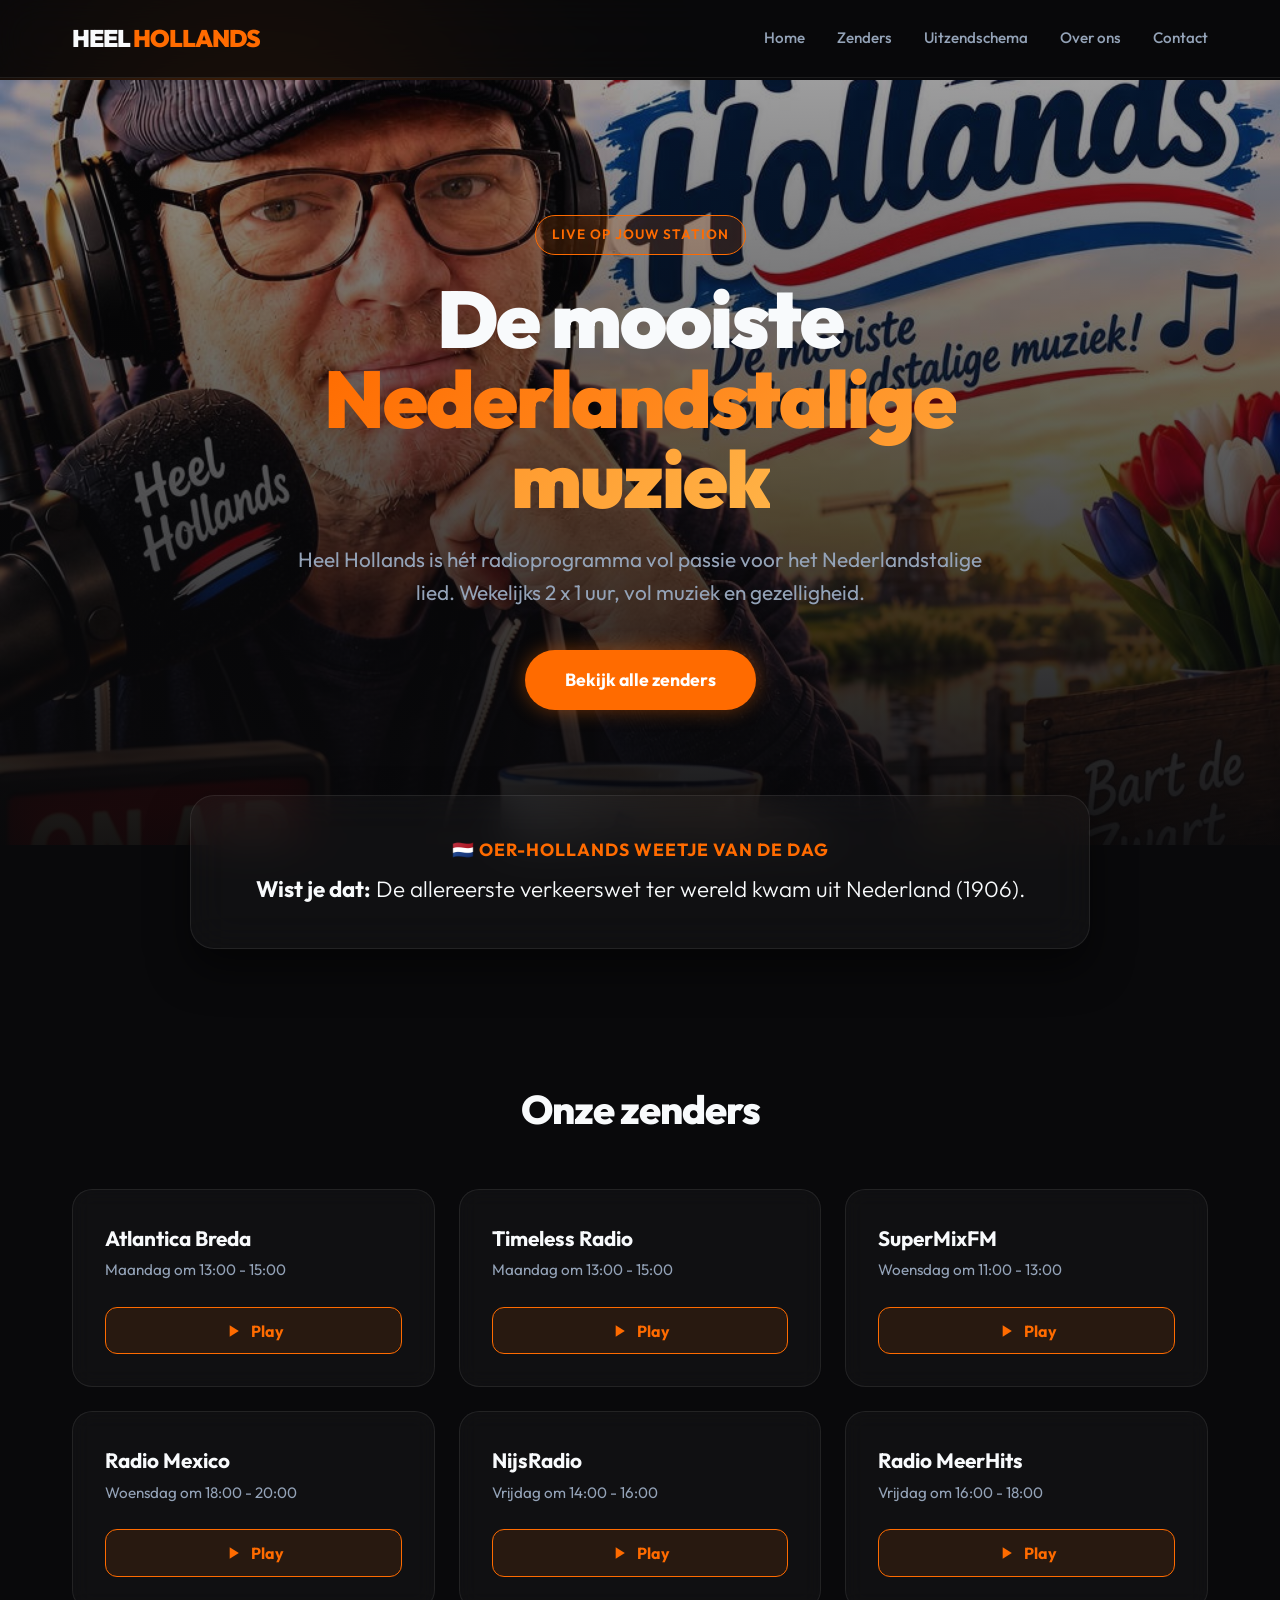
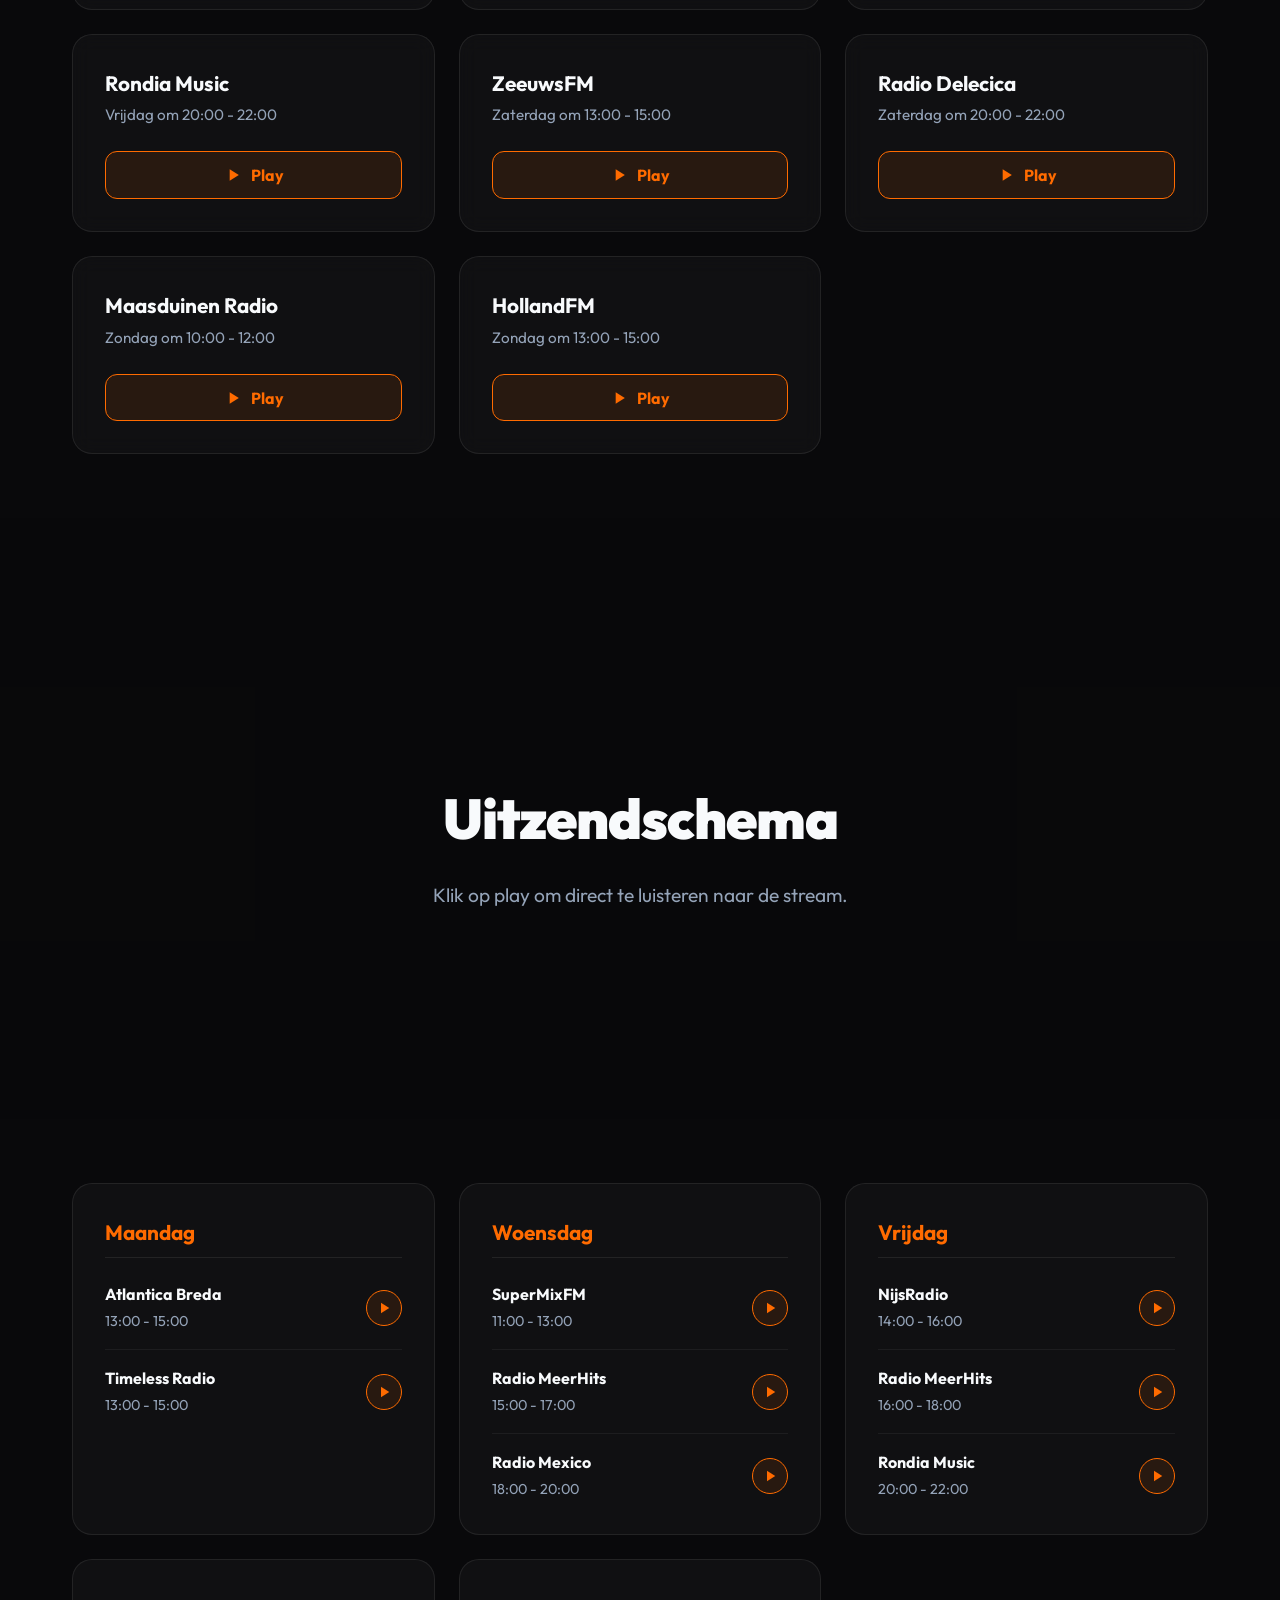
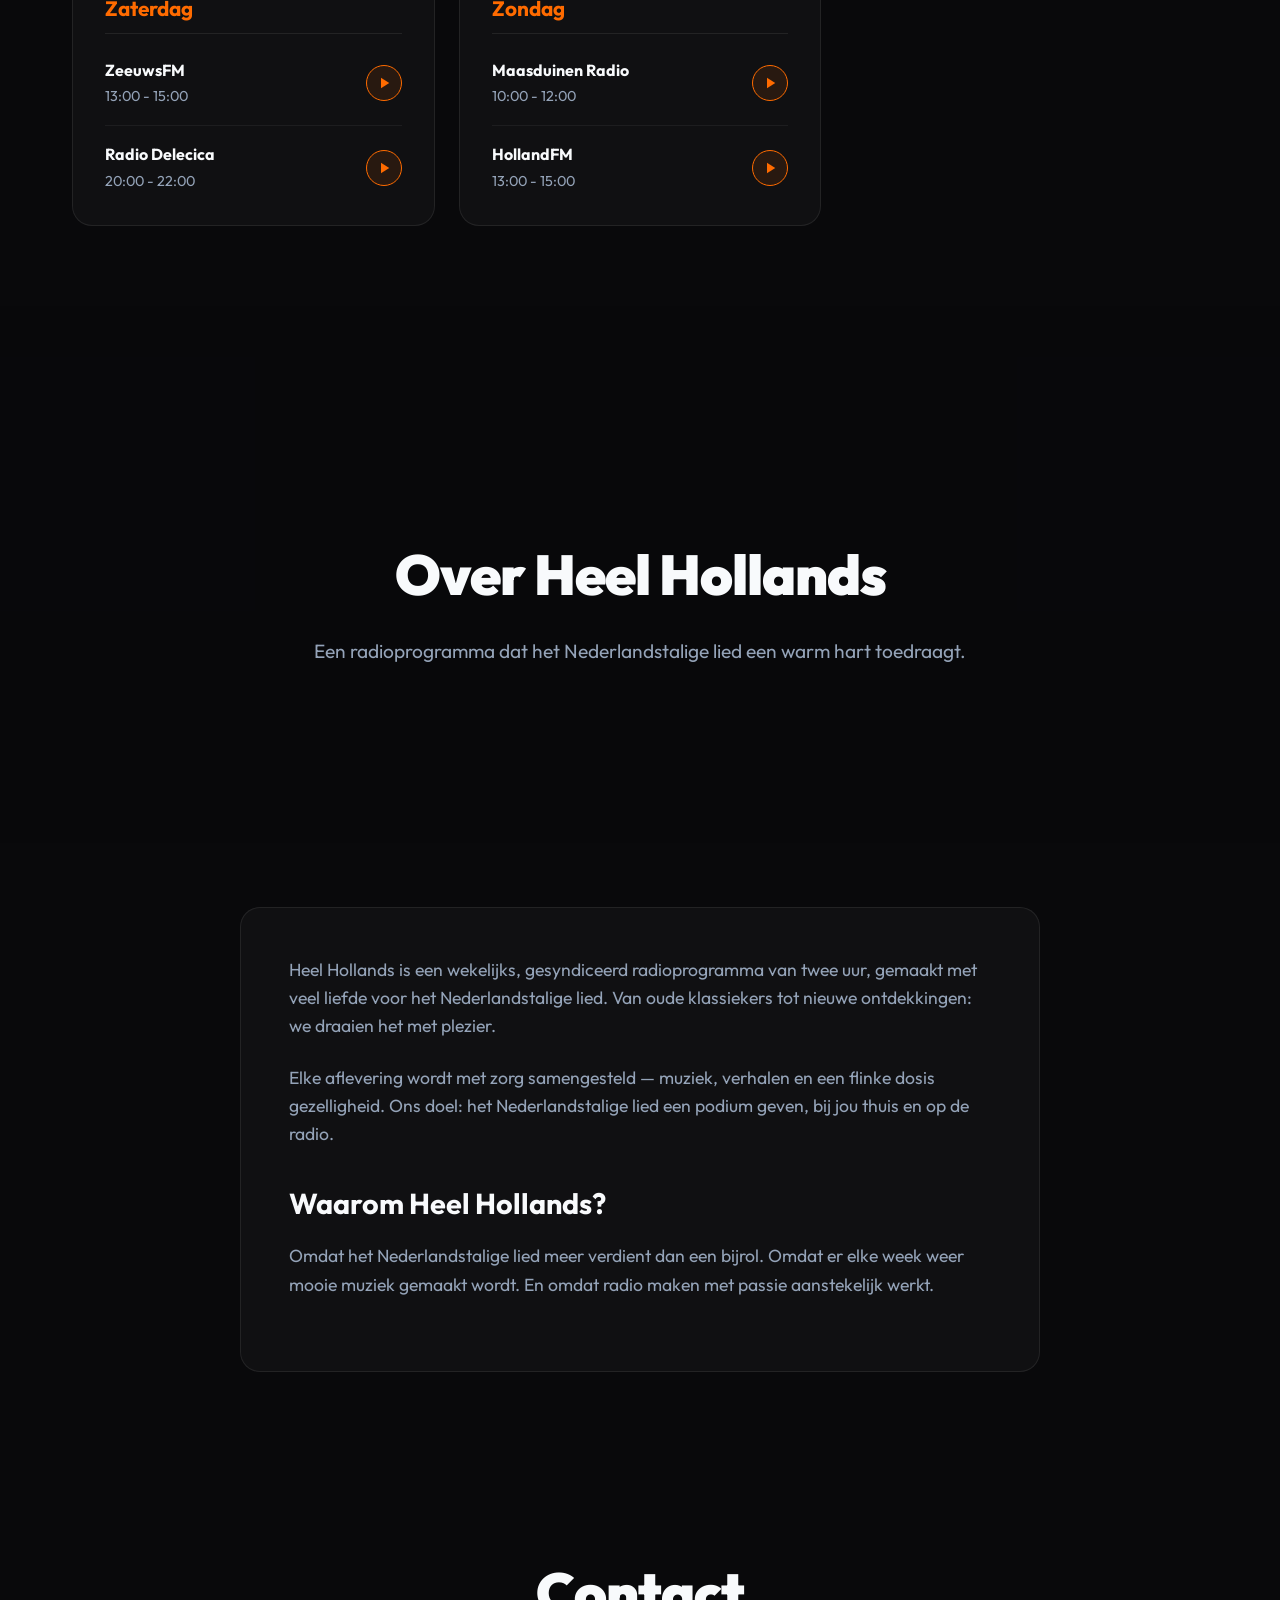
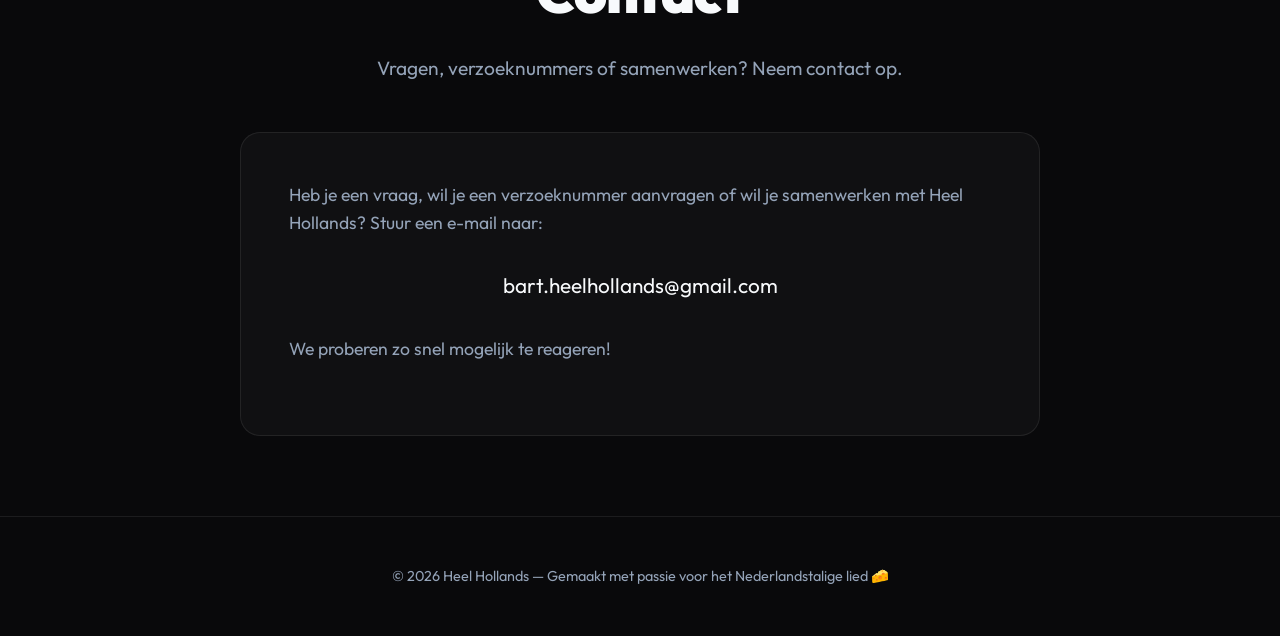
<file: index.html>
<!DOCTYPE html>
<html lang="nl">
<head>
    <meta charset="UTF-8">
    <meta name="viewport" content="width=device-width, initial-scale=1.0">
    <title>Heel Hollands – Nederlandstalig radioprogramma | Luister live</title>
    <meta name="description" content="Heel Hollands is een wekelijks radioprogramma vol Nederlandstalige muziek. Bekijk het uitzendschema, luister live via onze zenders en lees meer over het programma.">
    <link rel="canonical" href="https://heelhollands.github.io/">
    <meta property="og:type" content="website">
    <meta property="og:locale" content="nl_NL">
    <meta property="og:site_name" content="Heel Hollands">
    <meta property="og:title" content="Heel Hollands – Nederlandstalig radioprogramma">
    <meta property="og:description" content="Wekelijks radioprogramma vol Nederlandstalige muziek. Luister live via onze zenders.">
    <meta property="og:url" content="https://heelhollands.github.io/">
    <meta property="og:image" content="https://heelhollands.github.io/static/foto2.jpg">
    <meta name="twitter:card" content="summary_large_image">
    <link rel="preconnect" href="https://fonts.googleapis.com">
    <link rel="preconnect" href="https://fonts.gstatic.com" crossorigin>
    <link href="https://fonts.googleapis.com/css2?family=Outfit:wght@300;500;800;900&display=swap" rel="stylesheet">
    <style>
:root {
    --bg: #09090b; --bg-kaart: rgba(255, 255, 255, 0.03); --accent: #ff6b00;
    --accent-glow: rgba(255, 107, 0, 0.4); --tekst: #f8fafc; --muted: #94a3b8;
    --rand: rgba(255, 255, 255, 0.08);
}
* { box-sizing: border-box; margin: 0; padding: 0; }
body { font-family: 'Outfit', sans-serif; background-color: var(--bg); color: var(--tekst); line-height: 1.6; -webkit-font-smoothing: antialiased; overflow-x: hidden; }
.bg-glow { position: fixed; top: -20%; left: -10%; width: 60vw; height: 60vw; background: radial-gradient(circle, var(--accent-glow) 0%, transparent 60%); filter: blur(100px); z-index: -1; animation: float 20s infinite alternate; }
@keyframes float { 0% { transform: translate(0, 0); } 100% { transform: translate(10vw, 10vh); } }
a { color: var(--tekst); text-decoration: none; transition: 0.3s; }
a:hover { color: var(--accent); }
.site-header { position: fixed; top: 0; left: 0; width: 100%; background: rgba(9, 9, 11, 0.7); backdrop-filter: blur(20px); -webkit-backdrop-filter: blur(20px); border-bottom: 1px solid var(--rand); z-index: 1000; }
.header-inner { max-width: 1200px; margin: 0 auto; padding: 1.2rem 2rem; display: flex; justify-content: space-between; align-items: center; }
.logo { font-size: 1.5rem; font-weight: 900; letter-spacing: -1px; }
.logo span { color: var(--accent); }
.main-nav { display: flex; gap: 2rem; }
.main-nav a { font-weight: 500; font-size: 0.95rem; color: var(--muted); }
.main-nav a:hover { color: var(--tekst); text-shadow: 0 0 10px rgba(255,255,255,0.3); }
main { padding-top: 80px; }
.hero-full { position: relative; height: 85vh; min-height: 600px; display: flex; align-items: center; justify-content: center; text-align: center; background-image: url('static/foto2.jpg'); background-size: cover; background-position: center; background-attachment: fixed; }
.hero-overlay { position: absolute; inset: 0; background: linear-gradient(to bottom, rgba(9,9,11,0.4) 0%, rgba(9,9,11,0.95) 100%); }
.hero-content { position: relative; z-index: 2; max-width: 900px; padding: 0 2rem; animation: fadeUp 1s ease-out; }
@keyframes fadeUp { from { opacity: 0; transform: translateY(30px); } to { opacity: 1; transform: translateY(0); } }
.badge { display: inline-block; padding: 0.5rem 1rem; border-radius: 99px; background: rgba(255, 107, 0, 0.15); border: 1px solid var(--accent); color: var(--accent); font-size: 0.85rem; font-weight: 600; text-transform: uppercase; letter-spacing: 1px; margin-bottom: 1.5rem; }
.hero-content h1 { font-size: 5rem; font-weight: 900; line-height: 1; margin-bottom: 1.5rem; letter-spacing: -2px; }
.text-gradient { background: linear-gradient(135deg, #ff6b00, #ffb347); -webkit-background-clip: text; -webkit-text-fill-color: transparent; }
.hero-content p { font-size: 1.3rem; color: var(--muted); margin-bottom: 2.5rem; max-width: 700px; margin-left: auto; margin-right: auto; }
.knop { display: inline-block; padding: 1rem 2.5rem; border-radius: 99px; font-weight: 700; font-size: 1.1rem; border: none; cursor: pointer; transition: 0.3s; }
.knop.primair { background: var(--accent); color: white; box-shadow: 0 0 20px var(--accent-glow); }
.knop.primair:hover { background: #ff8c33; box-shadow: 0 0 40px var(--accent-glow); transform: translateY(-3px); }
.weetje-blok { max-width: 900px; margin: -50px auto 4rem; position: relative; z-index: 10; background: var(--bg-kaart); backdrop-filter: blur(20px); border: 1px solid var(--rand); border-radius: 24px; padding: 2.5rem; text-align: center; box-shadow: 0 20px 40px rgba(0,0,0,0.5); }
.weetje-blok h2 { color: var(--accent); margin-bottom: 0.5rem; font-size: 1.1rem; text-transform: uppercase; letter-spacing: 1px; }
.weetje-blok p { font-size: 1.4rem; font-weight: 300; }
.streams-sectie { max-width: 1200px; margin: 0 auto; padding: 4rem 2rem; }
.sectie-titel { font-size: 2.5rem; font-weight: 800; margin-bottom: 3rem; text-align: center; letter-spacing: -1px; }
.stream-grid { display: grid; grid-template-columns: repeat(auto-fill, minmax(280px, 1fr)); gap: 1.5rem; }
.stream-kaart { background: var(--bg-kaart); backdrop-filter: blur(10px); border: 1px solid var(--rand); border-radius: 20px; padding: 2rem; display: flex; flex-direction: column; justify-content: space-between; transition: 0.3s; position: relative; overflow: hidden; }
.stream-kaart::before { content: ''; position: absolute; top: 0; left: 0; width: 100%; height: 2px; background: linear-gradient(90deg, transparent, var(--accent), transparent); opacity: 0; transition: 0.3s; }
.stream-kaart:hover { transform: translateY(-5px); border-color: rgba(255,255,255,0.2); box-shadow: 0 15px 30px rgba(0,0,0,0.4); }
.stream-kaart:hover::before { opacity: 1; }
.stream-info h3 { font-size: 1.3rem; margin-bottom: 0.2rem; }
.stream-info p { color: var(--muted); font-size: 0.95rem; margin-bottom: 1.5rem; }
.play-knop { display: flex; align-items: center; justify-content: center; gap: 0.5rem; background: rgba(255, 107, 0, 0.1); color: var(--accent); border: 1px solid var(--accent); padding: 0.8rem 1rem; border-radius: 12px; font-weight: 700; font-family: 'Outfit', sans-serif; font-size: 1rem; cursor: pointer; transition: 0.3s; width: 100%; }
.play-knop:hover { background: var(--accent); color: white; box-shadow: 0 0 15px var(--accent-glow); }
.play-knop.actief { background: var(--accent); color: white; box-shadow: 0 0 15px var(--accent-glow); }
.play-knop.mini { width: auto; padding: 0.5rem; border-radius: 50%; margin-left: 1rem; }

.pagina-kop { text-align: center; padding: 6rem 2rem 3rem; }
.pagina-kop h1 { font-size: 3.5rem; font-weight: 900; margin-bottom: 1rem; letter-spacing: -1px; }
.pagina-kop .lead { color: var(--muted); font-size: 1.2rem; }

.over-hero { position: relative; padding: 8rem 2rem; display: flex; align-items: center; justify-content: center; background-image: url('static/huisjes.png'); background-size: cover; background-position: center; background-attachment: fixed; margin-bottom: 4rem; }
.over-hero::before { content: ''; position: absolute; inset: 0; background: rgba(9, 9, 11, 0.85); }

.schema-hero { position: relative; padding: 10rem 2rem; display: flex; align-items: center; justify-content: center; background-image: url('static/neon-on-air.png'); background-size: cover; background-position: center; background-attachment: fixed; margin-bottom: 4rem; }
.schema-hero::before { content: ''; position: absolute; inset: 0; background: rgba(9, 9, 11, 0.8); }

.tekst-blok { background: var(--bg-kaart); border: 1px solid var(--rand); padding: 3rem; border-radius: 20px; max-width: 800px; margin: 0 auto 5rem; position: relative; z-index: 2; }
.tekst-blok p { margin-bottom: 1.5rem; color: var(--muted); font-size: 1.1rem; }
.tekst-blok h2 { color: var(--tekst); margin-top: 2rem; margin-bottom: 1rem; font-size: 1.8rem; }
.schema-grid { display: grid; grid-template-columns: repeat(auto-fill, minmax(320px, 1fr)); gap: 1.5rem; max-width: 1200px; margin: 0 auto 5rem; padding: 0 2rem; }
.schema-dag { background: var(--bg-kaart); padding: 2rem; border-radius: 20px; border: 1px solid var(--rand); }
.schema-dag h2 { font-size: 1.3rem; margin-bottom: 1.5rem; color: var(--accent); border-bottom: 1px solid var(--rand); padding-bottom: 0.5rem; }
.schema-dag ul { list-style: none; }
.schema-dag li { margin-bottom: 1rem; padding-bottom: 1rem; border-bottom: 1px solid rgba(255,255,255,0.05); }
.schema-dag li:last-child { margin-bottom: 0; padding-bottom: 0; border-bottom: none; }
.schema-item { display: flex; justify-content: space-between; align-items: center; }
.schema-item-info { flex: 1; }
.tijd { color: var(--muted); font-size: 0.9rem; }
.site-footer { border-top: 1px solid var(--rand); color: var(--muted); text-align: center; padding: 3rem; font-size: 0.9rem; }
@media (max-width: 768px) {
    .hero-content h1 { font-size: 3rem; }
    .hero-content p { font-size: 1.1rem; }
    .weetje-blok { margin: 2rem; padding: 2rem; }
    .header-inner { flex-direction: column; gap: 1rem; }
    .main-nav { gap: 1rem; font-size: 0.9rem; }
    .pagina-kop h1 { font-size: 2.5rem; }
    .over-hero, .schema-hero { padding: 5rem 1rem; }
}

/* Eén pagina: vloeiend scrollen en koppen op de juiste hoogte */
html { scroll-behavior: smooth; }
section[id] { scroll-margin-top: 100px; }
.pagina-kop h2 { font-size: 3.5rem; font-weight: 900; margin-bottom: 1rem; letter-spacing: -1px; }
.schema-dag h3 { font-size: 1.3rem; margin-bottom: 1.5rem; color: var(--accent); border-bottom: 1px solid var(--rand); padding-bottom: 0.5rem; }
.tekst-blok h3 { color: var(--tekst); margin-top: 2rem; margin-bottom: 1rem; font-size: 1.8rem; }
@media (max-width: 768px) {
    .pagina-kop h2 { font-size: 2.5rem; }
    section[id] { scroll-margin-top: 140px; }
}

    </style>
    <script type="application/ld+json">
    {
        "@context": "https://schema.org",
        "@type": "RadioSeries",
        "name": "Heel Hollands",
        "description": "Wekelijks, gesyndiceerd radioprogramma met Nederlandstalige muziek.",
        "url": "https://heelhollands.github.io/",
        "inLanguage": "nl",
        "image": "https://heelhollands.github.io/static/foto2.jpg"
    }
    </script>
</head>
<body>
    <div class="bg-glow"></div>
    <header class="site-header">
        <div class="header-inner">
            <a href="#top" class="logo">HEEL <span>HOLLANDS</span></a>
            <nav class="main-nav">
                <a href="#top">Home</a>
                <a href="#zenders">Zenders</a>
                <a href="#uitzendschema">Uitzendschema</a>
                <a href="#over">Over ons</a>
                <a href="#contact">Contact</a>
            </nav>
        </div>
    </header>
    <main>

<section class="hero-full" id="top">
    <div class="hero-overlay"></div>
    <div class="hero-content">
        <span class="badge">Live op jouw station</span>
        <h1>De mooiste<br><span class="text-gradient">Nederlandstalige muziek</span></h1>
        <p>Heel Hollands is hét radioprogramma vol passie voor het Nederlandstalige lied. Wekelijks 2 x 1 uur, vol muziek en gezelligheid.</p>
        <a class="knop primair" href="#zenders">Bekijk alle zenders</a>
    </div>
</section>

<section class="weetje-blok">
    <h2>🇳🇱 Oer-Hollands weetje van de dag</h2>
    <p><strong>Wist je dat:</strong> <span id="weetje">Nederland heeft meer fietsen dan inwoners.</span></p>
</section>

<section class="streams-sectie" id="zenders">
    <h2 class="sectie-titel">Onze zenders</h2>
    <div class="stream-grid">
        <div class="stream-kaart">
            <div class="stream-info"><h3>Atlantica Breda</h3><p>Maandag om 13:00 - 15:00</p></div>
            <button class="play-knop" data-url="https://caster05.streampakket.com/proxy/atlantica?mp=/stream"><svg viewBox="0 0 24 24" width="20" height="20" fill="currentColor" aria-hidden="true"><path d="M8 5v14l11-7z"/></svg> Play</button>
        </div>
        <div class="stream-kaart">
            <div class="stream-info"><h3>Timeless Radio</h3><p>Maandag om 13:00 - 15:00</p></div>
            <button class="play-knop" data-url="https://stream-10.pmteurope.com:8004/stream"><svg viewBox="0 0 24 24" width="20" height="20" fill="currentColor" aria-hidden="true"><path d="M8 5v14l11-7z"/></svg> Play</button>
        </div>
        <div class="stream-kaart">
            <div class="stream-info"><h3>SuperMixFM</h3><p>Woensdag om 11:00 - 13:00</p></div>
            <button class="play-knop" data-url="https://fayalobi.beheerstream.nl/8110/stream"><svg viewBox="0 0 24 24" width="20" height="20" fill="currentColor" aria-hidden="true"><path d="M8 5v14l11-7z"/></svg> Play</button>
        </div>
        <div class="stream-kaart">
            <div class="stream-info"><h3>Radio Mexico</h3><p>Woensdag om 18:00 - 20:00</p></div>
            <button class="play-knop" data-url="https://fra-pioneer08.dedicateware.com:2255/stream"><svg viewBox="0 0 24 24" width="20" height="20" fill="currentColor" aria-hidden="true"><path d="M8 5v14l11-7z"/></svg> Play</button>
        </div>
        <div class="stream-kaart">
            <div class="stream-info"><h3>NijsRadio</h3><p>Vrijdag om 14:00 - 16:00</p></div>
            <button class="play-knop" data-url="https://streammuziek.nl/listen/nijsradio/radio.mp3"><svg viewBox="0 0 24 24" width="20" height="20" fill="currentColor" aria-hidden="true"><path d="M8 5v14l11-7z"/></svg> Play</button>
        </div>
        <div class="stream-kaart">
            <div class="stream-info"><h3>Radio MeerHits</h3><p>Vrijdag om 16:00 - 18:00</p></div>
            <button class="play-knop" data-url="https://ams-pioneer02.dedicateware.com:2675/stream"><svg viewBox="0 0 24 24" width="20" height="20" fill="currentColor" aria-hidden="true"><path d="M8 5v14l11-7z"/></svg> Play</button>
        </div>
        <div class="stream-kaart">
            <div class="stream-info"><h3>Rondia Music</h3><p>Vrijdag om 20:00 - 22:00</p></div>
            <button class="play-knop" data-url="https://mars.streamerr.co:7094/stream"><svg viewBox="0 0 24 24" width="20" height="20" fill="currentColor" aria-hidden="true"><path d="M8 5v14l11-7z"/></svg> Play</button>
        </div>
        <div class="stream-kaart">
            <div class="stream-info"><h3>ZeeuwsFM</h3><p>Zaterdag om 13:00 - 15:00</p></div>
            <button class="play-knop" data-url="http://server-28.stream-server.nl:8838/stream"><svg viewBox="0 0 24 24" width="20" height="20" fill="currentColor" aria-hidden="true"><path d="M8 5v14l11-7z"/></svg> Play</button>
        </div>
        <div class="stream-kaart">
            <div class="stream-info"><h3>Radio Delecica</h3><p>Zaterdag om 20:00 - 22:00</p></div>
            <button class="play-knop" data-url="https://server-28.stream-server.nl:2000/8910/stream"><svg viewBox="0 0 24 24" width="20" height="20" fill="currentColor" aria-hidden="true"><path d="M8 5v14l11-7z"/></svg> Play</button>
        </div>
        <div class="stream-kaart">
            <div class="stream-info"><h3>Maasduinen Radio</h3><p>Zondag om 10:00 - 12:00</p></div>
            <button class="play-knop" data-url="https://radio.omroepmaasduinen.nl/listen/omroepmaasduinen/radio.mp3"><svg viewBox="0 0 24 24" width="20" height="20" fill="currentColor" aria-hidden="true"><path d="M8 5v14l11-7z"/></svg> Play</button>
        </div>
        <div class="stream-kaart">
            <div class="stream-info"><h3>HollandFM</h3><p>Zondag om 13:00 - 15:00</p></div>
            <button class="play-knop" data-url="https://server2.inetcast.nl:2435/stream"><svg viewBox="0 0 24 24" width="20" height="20" fill="currentColor" aria-hidden="true"><path d="M8 5v14l11-7z"/></svg> Play</button>
        </div>
    </div>
</section>

<section class="schema-hero" id="uitzendschema">
    <div class="pagina-kop" style="position: relative; z-index: 2;">
        <h2>Uitzendschema</h2>
        <p class="lead">Klik op play om direct te luisteren naar de stream.</p>
    </div>
</section>
<div class="schema-grid">
    <div class="schema-dag">
        <h3>Maandag</h3>
        <ul>
            <li class="schema-item">
                <div class="schema-item-info"><strong>Atlantica Breda</strong><br><span class="tijd">13:00 - 15:00</span></div>
                <button class="play-knop mini" aria-label="Speel Atlantica Breda af" data-url="https://caster05.streampakket.com/proxy/atlantica?mp=/stream"><svg viewBox="0 0 24 24" width="18" height="18" fill="currentColor" aria-hidden="true"><path d="M8 5v14l11-7z"/></svg></button>
            </li>
            <li class="schema-item">
                <div class="schema-item-info"><strong>Timeless Radio</strong><br><span class="tijd">13:00 - 15:00</span></div>
                <button class="play-knop mini" aria-label="Speel Timeless Radio af" data-url="https://stream-10.pmteurope.com:8004/stream"><svg viewBox="0 0 24 24" width="18" height="18" fill="currentColor" aria-hidden="true"><path d="M8 5v14l11-7z"/></svg></button>
            </li>
        </ul>
    </div>
    <div class="schema-dag">
        <h3>Woensdag</h3>
        <ul>
            <li class="schema-item">
                <div class="schema-item-info"><strong>SuperMixFM</strong><br><span class="tijd">11:00 - 13:00</span></div>
                <button class="play-knop mini" aria-label="Speel SuperMixFM af" data-url="https://fayalobi.beheerstream.nl/8110/stream"><svg viewBox="0 0 24 24" width="18" height="18" fill="currentColor" aria-hidden="true"><path d="M8 5v14l11-7z"/></svg></button>
            </li>
            <li class="schema-item">
                <div class="schema-item-info"><strong>Radio MeerHits</strong><br><span class="tijd">15:00 - 17:00</span></div>
                <button class="play-knop mini" aria-label="Speel Radio MeerHits af" data-url="https://ams-pioneer02.dedicateware.com:2675/stream"><svg viewBox="0 0 24 24" width="18" height="18" fill="currentColor" aria-hidden="true"><path d="M8 5v14l11-7z"/></svg></button>
            </li>
            <li class="schema-item">
                <div class="schema-item-info"><strong>Radio Mexico</strong><br><span class="tijd">18:00 - 20:00</span></div>
                <button class="play-knop mini" aria-label="Speel Radio Mexico af" data-url="https://fra-pioneer08.dedicateware.com:2255/stream"><svg viewBox="0 0 24 24" width="18" height="18" fill="currentColor" aria-hidden="true"><path d="M8 5v14l11-7z"/></svg></button>
            </li>
        </ul>
    </div>
    <div class="schema-dag">
        <h3>Vrijdag</h3>
        <ul>
            <li class="schema-item">
                <div class="schema-item-info"><strong>NijsRadio</strong><br><span class="tijd">14:00 - 16:00</span></div>
                <button class="play-knop mini" aria-label="Speel NijsRadio af" data-url="https://streammuziek.nl/listen/nijsradio/radio.mp3"><svg viewBox="0 0 24 24" width="18" height="18" fill="currentColor" aria-hidden="true"><path d="M8 5v14l11-7z"/></svg></button>
            </li>
            <li class="schema-item">
                <div class="schema-item-info"><strong>Radio MeerHits</strong><br><span class="tijd">16:00 - 18:00</span></div>
                <button class="play-knop mini" aria-label="Speel Radio MeerHits af" data-url="https://ams-pioneer02.dedicateware.com:2675/stream"><svg viewBox="0 0 24 24" width="18" height="18" fill="currentColor" aria-hidden="true"><path d="M8 5v14l11-7z"/></svg></button>
            </li>
            <li class="schema-item">
                <div class="schema-item-info"><strong>Rondia Music</strong><br><span class="tijd">20:00 - 22:00</span></div>
                <button class="play-knop mini" aria-label="Speel Rondia Music af" data-url="https://mars.streamerr.co:7094/stream"><svg viewBox="0 0 24 24" width="18" height="18" fill="currentColor" aria-hidden="true"><path d="M8 5v14l11-7z"/></svg></button>
            </li>
        </ul>
    </div>
    <div class="schema-dag">
        <h3>Zaterdag</h3>
        <ul>
            <li class="schema-item">
                <div class="schema-item-info"><strong>ZeeuwsFM</strong><br><span class="tijd">13:00 - 15:00</span></div>
                <button class="play-knop mini" aria-label="Speel ZeeuwsFM af" data-url="http://server-28.stream-server.nl:8838/stream"><svg viewBox="0 0 24 24" width="18" height="18" fill="currentColor" aria-hidden="true"><path d="M8 5v14l11-7z"/></svg></button>
            </li>
            <li class="schema-item">
                <div class="schema-item-info"><strong>Radio Delecica</strong><br><span class="tijd">20:00 - 22:00</span></div>
                <button class="play-knop mini" aria-label="Speel Radio Delecica af" data-url="https://server-28.stream-server.nl:2000/8910/stream"><svg viewBox="0 0 24 24" width="18" height="18" fill="currentColor" aria-hidden="true"><path d="M8 5v14l11-7z"/></svg></button>
            </li>
        </ul>
    </div>
    <div class="schema-dag">
        <h3>Zondag</h3>
        <ul>
            <li class="schema-item">
                <div class="schema-item-info"><strong>Maasduinen Radio</strong><br><span class="tijd">10:00 - 12:00</span></div>
                <button class="play-knop mini" aria-label="Speel Maasduinen Radio af" data-url="https://radio.omroepmaasduinen.nl/listen/omroepmaasduinen/radio.mp3"><svg viewBox="0 0 24 24" width="18" height="18" fill="currentColor" aria-hidden="true"><path d="M8 5v14l11-7z"/></svg></button>
            </li>
            <li class="schema-item">
                <div class="schema-item-info"><strong>HollandFM</strong><br><span class="tijd">13:00 - 15:00</span></div>
                <button class="play-knop mini" aria-label="Speel HollandFM af" data-url="https://server2.inetcast.nl:2435/stream"><svg viewBox="0 0 24 24" width="18" height="18" fill="currentColor" aria-hidden="true"><path d="M8 5v14l11-7z"/></svg></button>
            </li>
        </ul>
    </div>
</div>

<section class="over-hero" id="over">
    <div class="pagina-kop" style="position: relative; z-index: 2;">
        <h2>Over Heel Hollands</h2>
        <p class="lead">Een radioprogramma dat het Nederlandstalige lied een warm hart toedraagt.</p>
    </div>
</section>
<section class="tekst-blok">
    <p>Heel Hollands is een wekelijks, gesyndiceerd radioprogramma van twee uur, gemaakt met veel liefde voor het Nederlandstalige lied. Van oude klassiekers tot nieuwe ontdekkingen: we draaien het met plezier.</p>
    <p>Elke aflevering wordt met zorg samengesteld — muziek, verhalen en een flinke dosis gezelligheid. Ons doel: het Nederlandstalige lied een podium geven, bij jou thuis en op de radio.</p>
    <h3>Waarom Heel Hollands?</h3>
    <p>Omdat het Nederlandstalige lied meer verdient dan een bijrol. Omdat er elke week weer mooie muziek gemaakt wordt. En omdat radio maken met passie aanstekelijk werkt.</p>
</section>

<section class="pagina-kop" id="contact">
    <h2>Contact</h2>
    <p class="lead">Vragen, verzoeknummers of samenwerken? Neem contact op.</p>
</section>
<section class="tekst-blok">
    <p>Heb je een vraag, wil je een verzoeknummer aanvragen of wil je samenwerken met Heel Hollands? Stuur een e-mail naar:</p>
    <p style="font-size: 1.3rem; text-align: center; margin: 2rem 0;">
        <a href="mailto:bart.heelhollands@gmail.com">bart.heelhollands@gmail.com</a>
    </p>
    <p>We proberen zo snel mogelijk te reageren!</p>
</section>

    </main>
    <footer class="site-footer">
        <p>© 2026 Heel Hollands — Gemaakt met passie voor het Nederlandstalige lied 🧀</p>
    </footer>
    <audio id="audio-player" preload="none"></audio>
    <script>
(function () {
    // Willekeurig weetje (op de homepage staat er server-side al één in de HTML voor Google)
    var WEETJES = [
        "Nederland heeft meer fietsen dan inwoners.",
        "De naam 'Nederland' betekent 'laag land'.",
        "Amsterdam heeft meer bruggen dan Venetië.",
        "Het Nederlandse koningshuis stamt af van Willem van Oranje.",
        "De VOC was in de 17e eeuw het grootste handelsbedrijf ter wereld.",
        "Nederland telt 21 nationale parken.",
        "De allereerste verkeerswet ter wereld kwam uit Nederland (1906).",
        "Het Nederlandse volkslied, het Wilhelmus, is een van de oudste ter wereld."
    ];
    var weetje = document.getElementById('weetje');
    if (weetje) {
        weetje.textContent = WEETJES[Math.floor(Math.random() * WEETJES.length)];
    }

    // Audiospeler
    var audio = document.getElementById('audio-player');
    var huidigeKnop = null;

    function resetKnop(knop) {
        knop.innerHTML = knop.dataset.origineel;
        knop.classList.remove('actief');
        huidigeKnop = null;
    }

    var stopHtml = '<svg viewBox="0 0 24 24" width="20" height="20" fill="currentColor" aria-hidden="true"><path d="M6 19h4V5H6v14zm8-14v14h4V5h-4z"/></svg>';

    function speelStream(knop) {
        if (huidigeKnop && huidigeKnop !== knop) { audio.pause(); resetKnop(huidigeKnop); }
        if (huidigeKnop === knop) { audio.pause(); resetKnop(knop); return; }
        audio.src = knop.dataset.url;
        audio.play().catch(function (e) { console.log('Fout bij afspelen:', e); });
        knop.innerHTML = knop.classList.contains('mini') ? stopHtml : stopHtml + ' Stop';
        knop.classList.add('actief');
        huidigeKnop = knop;
    }

    var knoppen = document.querySelectorAll('.play-knop[data-url]');
    for (var i = 0; i < knoppen.length; i++) {
        (function (knop) {
            knop.dataset.origineel = knop.innerHTML;
            knop.addEventListener('click', function () { speelStream(knop); });
        })(knoppen[i]);
    }
})();

    </script>
</body>
</html>
</file>
